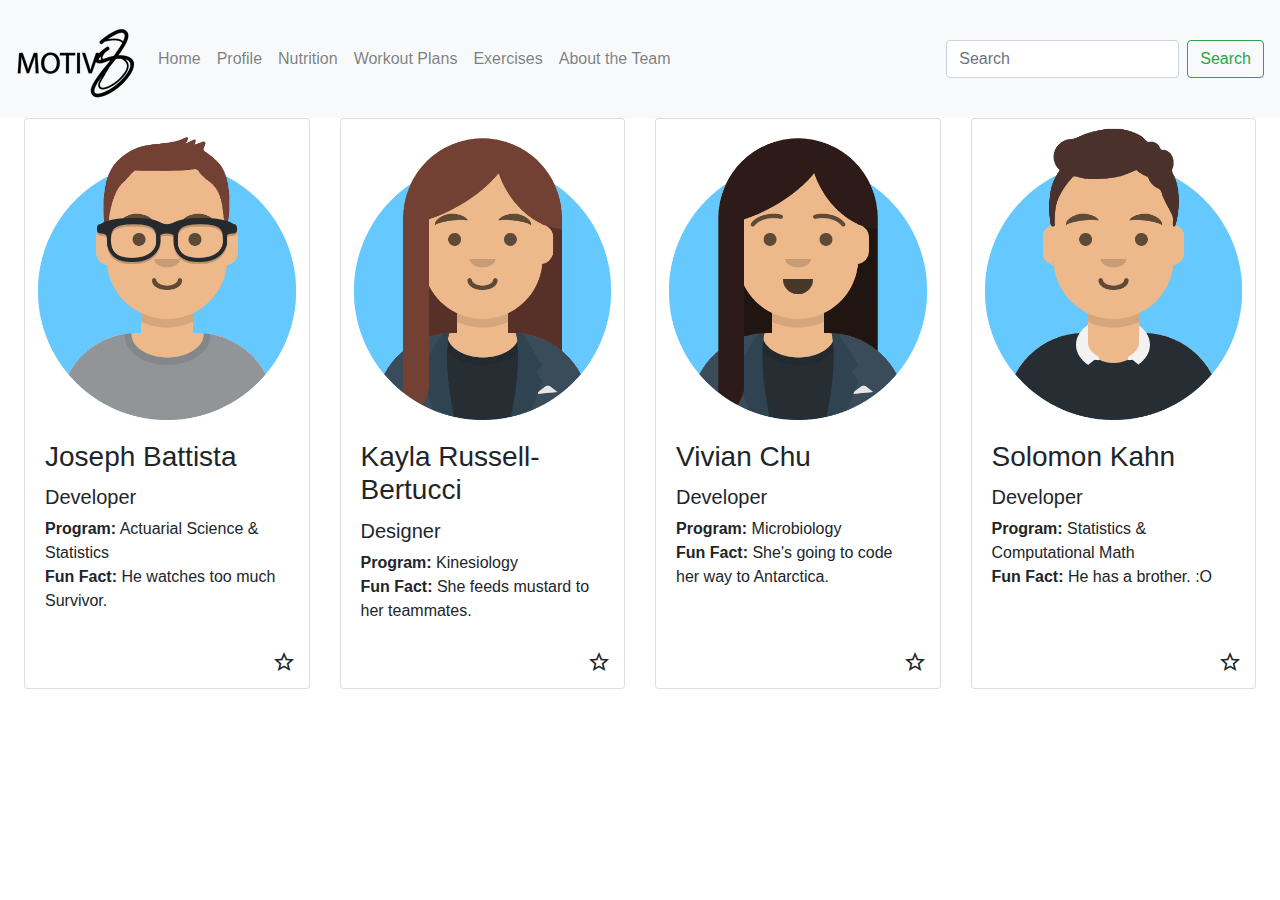
<file: about_team.html>
<!DOCTYPE html>
<html lang="en">

  <head>
    <!-- Required meta tags -->
    <meta charset="utf-8">
    <meta name="viewport" content="width=device-width, initial-scale=1, shrink-to-fit=no">

    <!--Material Icons CSS-->
    <link href="https://fonts.googleapis.com/icon?family=Material+Icons" rel="stylesheet">
    
    <!--Bootstrap CSS-->
    <link rel="stylesheet" href="https://stackpath.bootstrapcdn.com/bootstrap/4.1.3/css/bootstrap.min.css" integrity="sha384-MCw98/SFnGE8fJT3GXwEOngsV7Zt27NXFoaoApmYm81iuXoPkFOJwJ8ERdknLPMO" crossorigin="anonymous">
    <link rel="stylesheet" href="https://stackpath.bootstrapcdn.com/bootstrap/4.4.1/css/bootstrap.min.css"
    integrity="sha384-Vkoo8x4CGsO3+Hhxv8T/Q5PaXtkKtu6ug5TOeNV6gBiFeWPGFN9MuhOf23Q9Ifjh" crossorigin="anonymous">
    
    <!--Custom CSS-->
    <link href="stylesheet" href="stylesheet.css"/>

    <title>About the Team</title>  
</head>

<body>
    <!--NAVIGATION-->
    <nav class="navbar navbar-expand-lg navbar-light bg-light">
  
        <a href="#" class="navbar-left"><img src="img/motiv8_logo.png"></a>
        <a class="navbar-brand" href="#"></a>
        
        <button class="navbar-toggler" type="button" data-toggle="collapse" data-target="#navbarSupportedContent" aria-controls="navbarSupportedContent" aria-expanded="false" aria-label="Toggle navigation">
          <span class="navbar-toggler-icon"></span>
        </button>
      
        <div class="collapse navbar-collapse" id="navbarSupportedContent">
          <ul class="navbar-nav mr-auto">
            <li class="nav-item">
              <a class="nav-link" href="home.html">Home </a>
            </li>
            <li class="nav-item">
              <a class="nav-link" href="profile.html">Profile</a>
            </li>
            <li class="nav-item">
              <a class="nav-link" href="https://www.loblaws.ca/">Nutrition</a>
            </li>
            <li class="nav-item">
              <a class="nav-link" href="workout_plans.html">Workout Plans</a>
            </li>
            <li class="nav-item ">
              <a class="nav-link" href="exercises.html">Exercises</a>
            </li>
            <li class="nav-item action">
              <a class="nav-link" href="about_team.html">About the Team <span class="sr-only">(current)</span></a>
            </li>
          </ul>
          <form class="form-inline my-2 my-lg-0">
            <input class="form-control mr-sm-2" type="search" placeholder="Search" aria-label="Search">
            <button class="btn btn-outline-success my-2 my-sm-0" type="submit">Search</button>
          </form>
        </div>
    </nav>

    <!--MAIN CONTENT-->



    <!--PEOPLE CARDS-->

    <div class="main-content pl-4 pr-4">
      <div class="row row-cols-1 row-cols-md-2 row-cols-lg-4">
        <div class="col mb-3">
          <div class="card h-100">
              <div>
                <img src="img/joe_avatar.png" class="card-img-top" alt="Avatar for Joe" />
              </div>
              <div class="card-body">
                <h3 class="card-title">Joseph Battista</h3>
                <h5>Developer</h5>
                <p class="card-text">
                    <b>Program:</b> Actuarial Science & Statistics
                    <br><b>Fun Fact:</b> He watches too much Survivor.
                </p>
              </div>
              <div class="text-right">
                <button class="btn fave-btn"><i class="material-icons">
                    star_border
                  </i></button>
              </div>
            </div>
          </div>
          <div class="col mb-3">
            <div class="card h-100">
              <div>
                <img src="img/kayla_avatar.png" class="card-img-top" alt="Avatar for Kayla" />
              </div>
              <div class="card-body">
                <h3 class="card-title">Kayla Russell-Bertucci</h3>
                <h5>Designer</h5>
                <p class="card-text">
                    <b>Program:</b> Kinesiology
                    <br><b>Fun Fact:</b> She feeds mustard to her teammates.
                </p>
              </div>
              <div class="text-right">
                <button class="btn fave-btn"><i class="material-icons">
                    star_border
                  </i></button>
              </div>
            </div>
          </div>
          <div class="col mb-3">
            <div class="card h-100">
              <div>
                <img src="img/vivian_avatar.png" class="card-img-top" alt="Avatar for Vivian" />
              </div>
              <div class="card-body">
                <h3 class="card-title">Vivian Chu</h3>
                <h5>Developer</h5>
                <p class="card-text">
                    <b>Program:</b> Microbiology
                    <br><b>Fun Fact:</b> She's going to code her way to Antarctica.
                </p>
              </div>
              <div class="text-right">
                <button class="btn fave-btn"><i class="material-icons">
                    star_border
                  </i></button>
              </div>
            </div>
          </div>
          <div class="col mb-3">
            <div class="card h-100">
              <div>
                <img src="img/solomon_avatar.png" class="card-img-top" alt="Avatar for Solomon" />
              </div>
              <div class="card-body">
                <h3 class="card-title">Solomon Kahn</h3>
                <h5>Developer</h5>
                <p class="card-text">
                    <b>Program:</b> Statistics & Computational Math
                    <br><b>Fun Fact:</b> He has a brother. :O
                </p>
              </div>
              <div class="text-right">
                <button class="btn fave-btn"><i class="material-icons">
                    star_border
                  </i></button>
              </div>
            </div>
          </div>
        </div>

  <!-- Optional JavaScript -->
  <!-- jQuery first, then Popper.js, then Bootstrap JS -->
  <script src="https://code.jquery.com/jquery-3.4.1.slim.min.js"
    integrity="sha384-J6qa4849blE2+poT4WnyKhv5vZF5SrPo0iEjwBvKU7imGFAV0wwj1yYfoRSJoZ+n" crossorigin="anonymous">
  </script>
  <script src="https://cdn.jsdelivr.net/npm/popper.js@1.16.0/dist/umd/popper.min.js"
    integrity="sha384-Q6E9RHvbIyZFJoft+2mJbHaEWldlvI9IOYy5n3zV9zzTtmI3UksdQRVvoxMfooAo" crossorigin="anonymous">
  </script>
  <script src="https://stackpath.bootstrapcdn.com/bootstrap/4.4.1/js/bootstrap.min.js"
    integrity="sha384-wfSDF2E50Y2D1uUdj0O3uMBJnjuUD4Ih7YwaYd1iqfktj0Uod8GCExl3Og8ifwB6" crossorigin="anonymous">
  </script>
  <script src="https://code.jquery.com/jquery-3.3.1.slim.min.js" integrity="sha384-q8i/X+965DzO0rT7abK41JStQIAqVgRVzpbzo5smXKp4YfRvH+8abtTE1Pi6jizo" crossorigin="anonymous"></script>
  <script src="https://stackpath.bootstrapcdn.com/bootstrap/4.1.3/js/bootstrap.min.js" integrity="sha384-ChfqqxuZUCnJSK3+MXmPNIyE6ZbWh2IMqE241rYiqJxyMiZ6OW/JmZQ5stwEULTy" crossorigin="anonymous"></script>

</body>
</html>
</file>
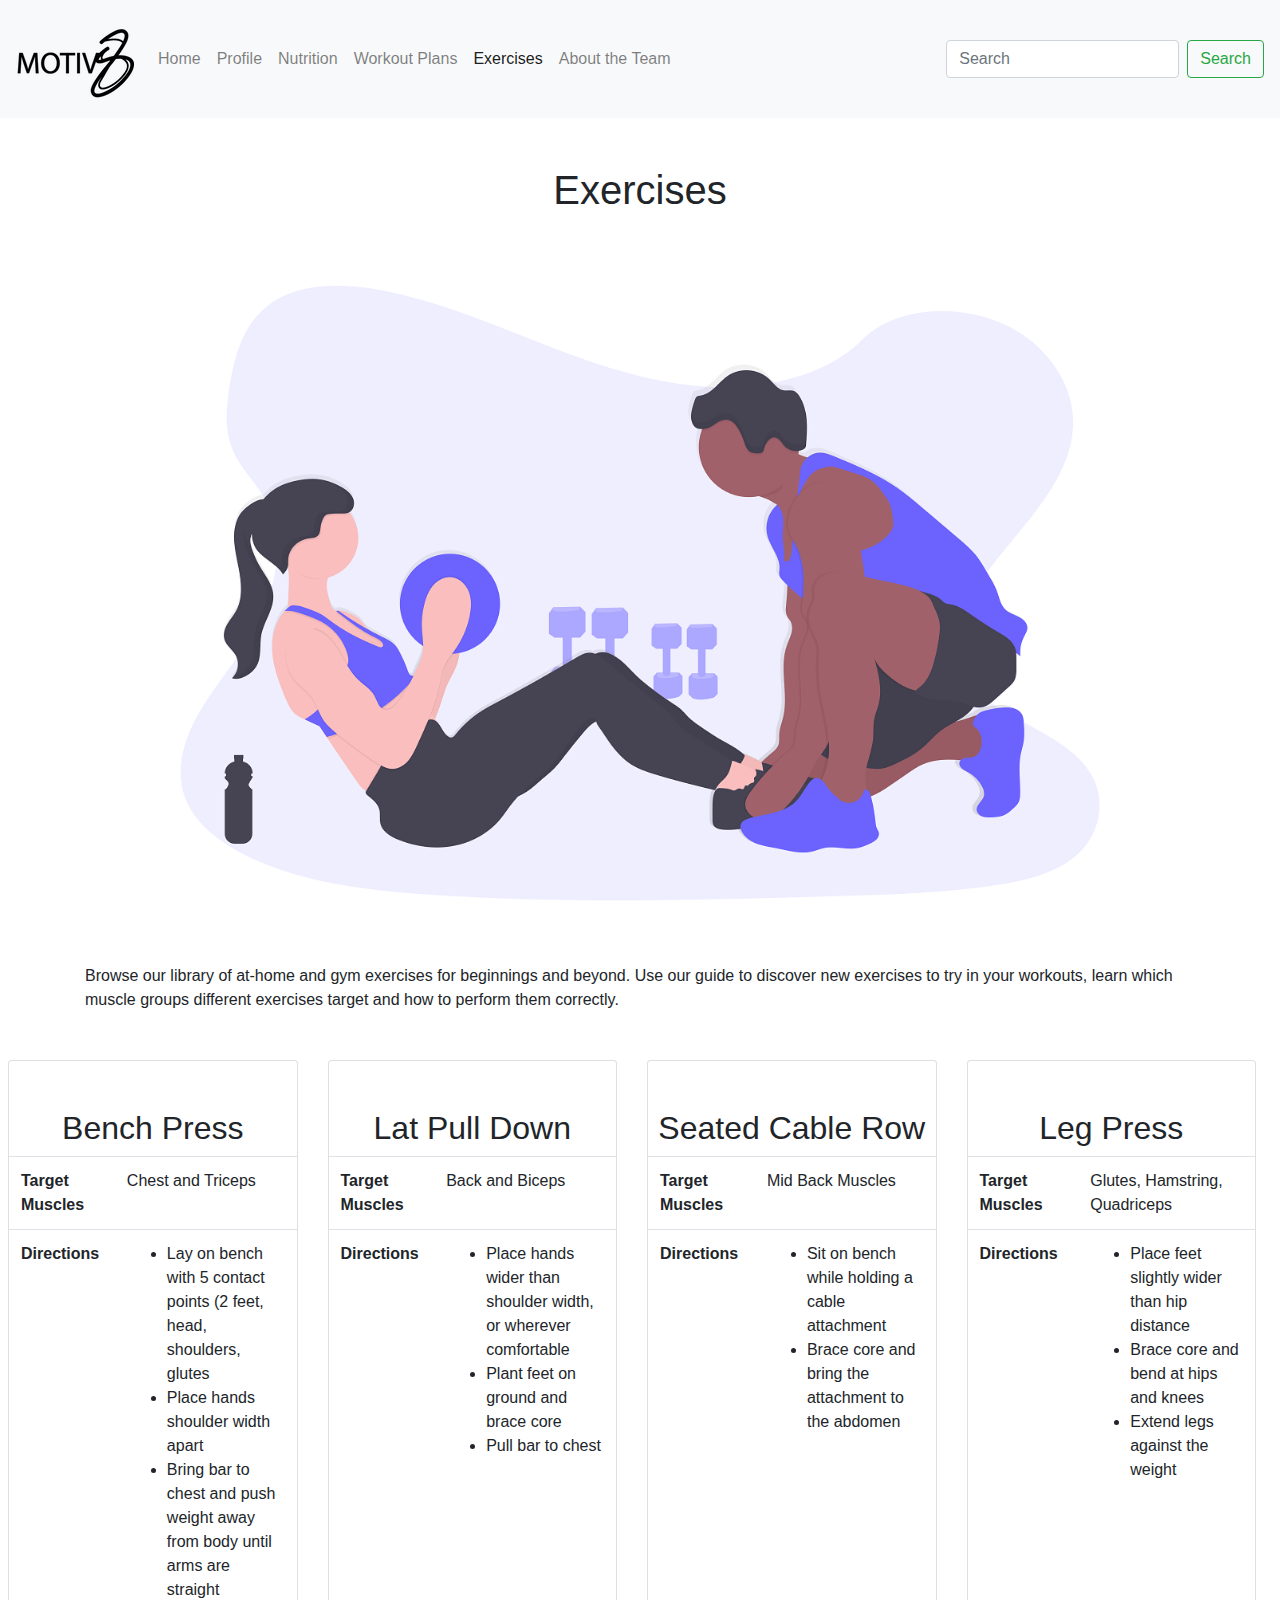
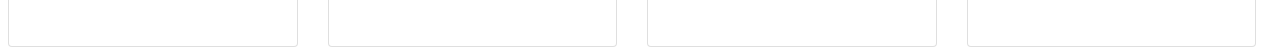
<file: exercises.html>
<!DOCTYPE html>
<html lang="en">
    <head>
        <!-- Required meta tags -->
        <meta charset="utf-8">
        <meta name="viewport" content="width=device-width, initial-scale=1, shrink-to-fit=no">

        <!--Material Icons CSS-->
        <link href="https://fonts.googleapis.com/icon?family=Material+Icons" rel="stylesheet">
        
        <!--Bootstrap CSS-->
        <link rel="stylesheet" href="https://stackpath.bootstrapcdn.com/bootstrap/4.1.3/css/bootstrap.min.css" integrity="sha384-MCw98/SFnGE8fJT3GXwEOngsV7Zt27NXFoaoApmYm81iuXoPkFOJwJ8ERdknLPMO" crossorigin="anonymous">
        <link rel="stylesheet" href="https://stackpath.bootstrapcdn.com/bootstrap/4.4.1/css/bootstrap.min.css"
        integrity="sha384-Vkoo8x4CGsO3+Hhxv8T/Q5PaXtkKtu6ug5TOeNV6gBiFeWPGFN9MuhOf23Q9Ifjh" crossorigin="anonymous">
        
        <!--Custom CSS-->
        <link href="stylesheet" href="stylesheet.css"/>

        <title>About the Team</title>  
    </head>

    <body>
        <!--NAVIGATION-->
        <nav class="navbar navbar-expand-lg navbar-light bg-light">
  
            <a href="#" class="navbar-left"><img src="img/motiv8_logo.png"></a>
            <a class="navbar-brand" href="#"></a>
            
            <button class="navbar-toggler" type="button" data-toggle="collapse" data-target="#navbarSupportedContent" aria-controls="navbarSupportedContent" aria-expanded="false" aria-label="Toggle navigation">
              <span class="navbar-toggler-icon"></span>
            </button>
          
            <div class="collapse navbar-collapse" id="navbarSupportedContent">
              <ul class="navbar-nav mr-auto">
                <li class="nav-item">
                  <a class="nav-link" href="home.html">Home</a>
                </li>
                <li class="nav-item">
                  <a class="nav-link" href="profile.html">Profile</a>
                </li>
                <li class="nav-item">
                  <a class="nav-link" href="https://www.loblaws.ca/">Nutrition</a>
                </li>
                <li class="nav-item">
                  <a class="nav-link" href="workout_plans.html">Workout Plans</a>
                </li>
                <li class="nav-item active">
                  <a class="nav-link" href="exercises.html">Exercises <span class="sr-only">(current)</span></a>
                </li>
                <li class="nav-item ">
                    <a class="nav-link" href="about_team.html">About the Team</a>
                </li>
              </ul>
              <form class="form-inline my-2 my-lg-0">
                <input class="form-control mr-sm-2" type="search" placeholder="Search" aria-label="Search">
                <button class="btn btn-outline-success my-2 my-sm-0" type="submit">Search</button>
              </form>
            </div>
        </nav>

        <!--MAIN CONTENT-->

        <div class="container">
            <div class="header">
                <h1 align="center"><br>Exercises</h1>
                <img src="img/workout_2.png" alt="Exercising" style="float:center;width:100%">
                <div class="centered">
                    Browse our library of at-home and gym exercises for beginnings and beyond.
                    Use our guide to discover new exercises to try in your workouts, learn which
                    muscle groups different exercises target and how to perform them correctly.
                    <br><br><br>
                </div>
            </div>
        </div>
        

        <div class="main-content pl-2 pr-4">
            <div class="row row-cols-1 row-cols-md-1 row-cols-lg-4">

                <!--EXERCISE 1-->
                <div class="col mb-2">
                    <div class="card h-100">
                        <br><br>

                        <div class="panel-body">
                            <div class="panel-heading">
                                <h2 align="center">Bench Press</h2>
                            </div>
                        </div>

                        <!--EXERCISE 1 DESCRIPTION-->
                        <table class="table">
                            <tr>
                                <th>Target Muscles</th>
                                <td>Chest and Triceps</td>
                            </tr>
                            <tr>
                                <th>Directions</th>
                                <td>
                                    <ul>
                                        <li>Lay on bench with 5 contact points (2 feet, head, shoulders, glutes</li>
                                        <li>Place hands shoulder width apart</li>
                                        <li>Bring bar to chest and push weight away from body until arms are straight</li>
                                    </ul>
                                </td>
                            </tr>
                        </table>
                    </div>
                </div>

                <!--EXERCISE 2-->
                <div class="col mb-2">
                    <div class="card h-100">
                        <br><br>

                        <div class="panel-body">
                            <div class="panel-heading">
                                <h2 align="center">Lat Pull Down</h2>
                            </div>
                        </div>

                        <!--EXERCISE 2 DESCRIPTION-->
                        <table class="table">
                            <tr>
                                <th>Target Muscles</th>
                                <td>Back and Biceps</td>
                            </tr>
                            <tr>
                                <th>Directions</th>
                                <td>
                                    <ul>
                                        <li>Place hands wider than shoulder width, or wherever comfortable</li>
                                        <li>Plant feet on ground and brace core</li>
                                        <li>Pull bar to chest</li>
                                    </ul>
                                </td>
                            </tr>
                        </table>
                    </div>
                </div>

                <!--EXERCISE 3-->
                <div class="col mb-2">
                    <div class="card h-100">
                        <br><br>

                        <div class="panel-body">
                            <div class="panel-heading">
                                <h2 align="center">Seated Cable Row</h2>
                            </div>
                        </div>

                        <!--EXERCISE 3 DESCRIPTION-->
                        <table class="table">
                            <tr>
                                <th>Target Muscles</th>
                                <td>Mid Back Muscles</td>
                            </tr>
                            <tr>
                                <th>Directions</th>
                                <td>
                                    <ul>
                                        <li>Sit on bench while holding a cable attachment</li>
                                        <li>Brace core and bring the attachment to the abdomen</li>
                                    </ul>
                                </td>
                            </tr>
                        </table>
                    </div>
                </div>

                <!--EXERCISE 4-->
                <div class="col mb-2">
                    <div class="card h-100">
                        <br><br>

                        <div class="panel-body">
                            <div class="panel-heading">
                                <h2 align="center">Leg Press</h2>
                            </div>
                        </div>

                        <!--EXERCISE 4 DESCRIPTION-->
                        <table class="table">
                            <tr>
                                <th>Target Muscles</th>
                                <td>Glutes, Hamstring, Quadriceps</td>
                            </tr>
                            <tr>
                                <th>Directions</th>
                                <td>
                                    <ul>
                                        <li>Place feet slightly wider than hip distance</li>
                                        <li>Brace core and bend at hips and knees</li>
                                        <li>Extend legs against the weight</li>
                                    </ul>
                                </td>
                            </tr>
                        </table>

                    </div>
                </div>

            </div>
        </div>

    </body>
</html>
</file>
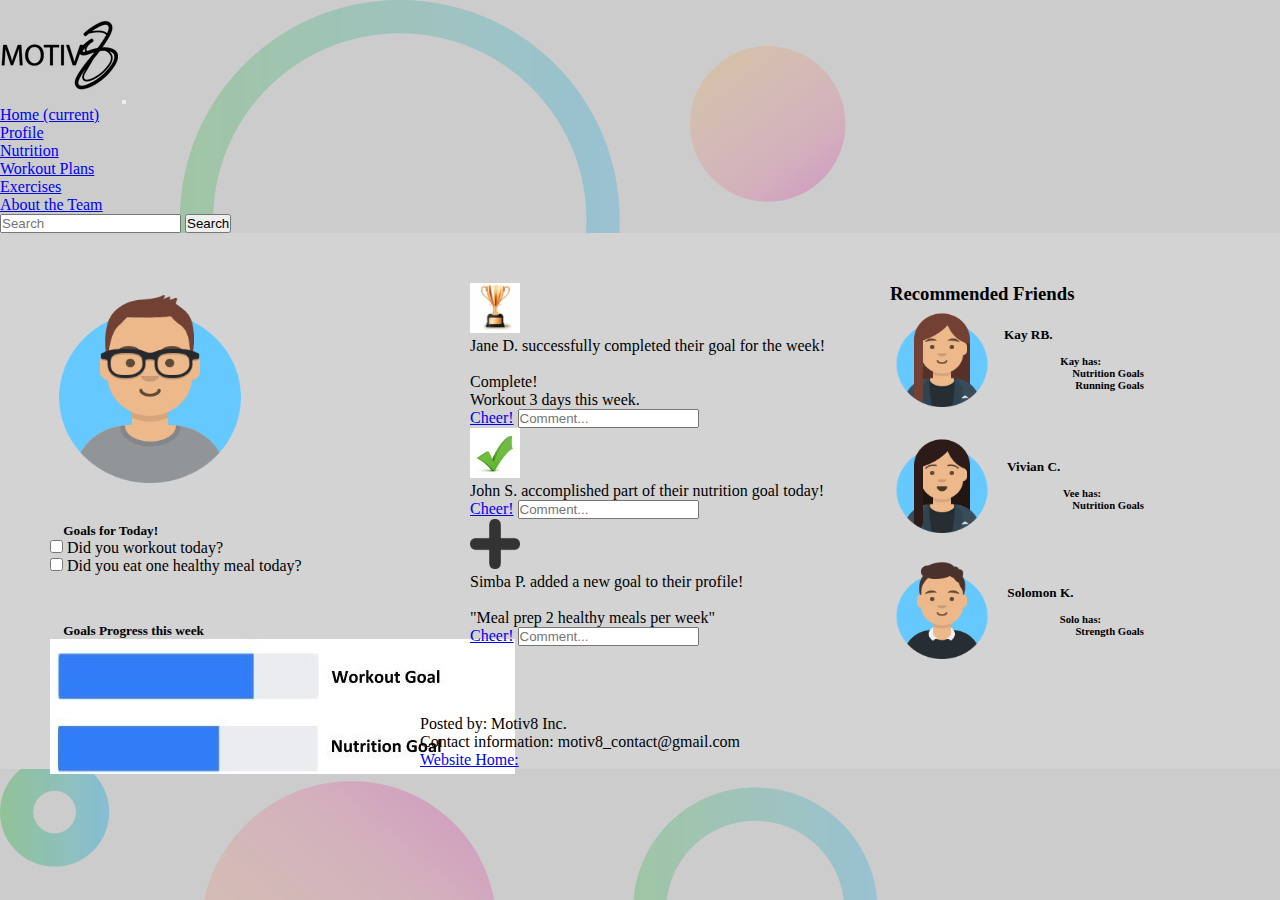
<file: home.html>
<!DOCTYPE html>
<html lang="en">
  <head>
  
    <title>Dashboard</title>
    <meta charset="utf-8">
    <meta name="viewport" content="width=device-width, initial-scale=1">
    <link rel="stylesheet" href="stylesheet.css">
    <link rel="stylesheet" href="https://stackpath.bootstrapcdn.com/bootstrap/4.1.3/css/bootstrap.min.css" integrity="sha384-MCw98/SFnGE8fJT3GXwEOngsV7Zt27NXFoaoApmYm81iuXoPkFOJwJ8ERdknLPMO" crossorigin="anonymous">
  </head>
<body>
	<nav class="navbar navbar-expand-lg navbar-light bg-light">

  
  <a href="#" class="navbar-left"><img src="img/motiv8_logo.png"></a>
  <a class="navbar-brand" href="#"></a>


  <button class="navbar-toggler" type="button" data-toggle="collapse" data-target="#navbarSupportedContent" aria-controls="navbarSupportedContent" aria-expanded="false" aria-label="Toggle navigation">
    <span class="navbar-toggler-icon"></span>
  </button>

  <div class="collapse navbar-collapse" id="navbarSupportedContent">
    <ul class="navbar-nav mr-auto">
      <li class="nav-item active">
        <a class="nav-link" href="home.html">Home <span class="sr-only">(current)</span></a>
      </li>
      <li class="nav-item">
        <a class="nav-link" href="profile.html">Profile</a>
      </li>
      <li class="nav-item ">
        <a class="nav-link" href="https://www.loblaws.ca/">Nutrition</a>
      </li>
      <li class="nav-item ">
        <a class="nav-link" href="workout_plans.html">Workout Plans</a>
      </li>
      <li class="nav-item ">
        <a class="nav-link" href="exercises.html">Exercises</a>
      </li>
      <li class="nav-item ">
        <a class="nav-link" href="about_team.html">About the Team</a>
      </li>
    </ul>
    <form class="form-inline my-2 my-lg-0">
      <input class="form-control mr-sm-2" type="search" placeholder="Search" aria-label="Search">
      <button class="btn btn-outline-success my-2 my-sm-0" type="submit">Search</button>
    </form>
  </div>
</nav>

<div class="row">

  <div class="column">
  	<p>
  	<img src="img/joe_avatar.png" width="200" height="200"><br><br><br>

    <h5>   &nbsp;&nbsp;&nbsp; Goals for Today! </h5>
    
    <form action="/action_page.php" method="get">
    <input type="checkbox" name="Workout" value="Yes"> Did you workout today?<br>
    </form>
    <form action="/action_page.php" method="get">
    <input type="checkbox" name="Workout" value="Yes"> Did you eat one healthy meal today?<br>
    </form>

	<h5><br><br><br> &nbsp;&nbsp;&nbsp; Goals Progress this week </h5>
	<img src="img/progressbar_2.jpeg"><br><br><br>
  	</p>
  </div>

  <div class="column">

  	<div class="card" style="width: 24rem;">
 	 <img src="img/trophy.jpg" width = "50" height = "50" alt="Done">
  	<div class="card-body">
    <p class="card-text">
    	Jane D. successfully completed their goal for the week!
   	 	<br>
   	 	<br>
   	 	Complete!
   	 	<br>
   	 	Workout 3 days this week.</p>
    <a href="#" class="btn btn-primary">Cheer!</a>
    <input class="form-control mr-sm-2" type="comment" placeholder="Comment..." aria-label="Comment...">
  </div>
  </div>

  <div class="card" style="width: 24rem;">
 	 <img src="img/checkmark.jpg" width = "50" height = "50" alt="Progress">
  	<div class="card-body">
    <p class="card-text">
    	John S. accomplished part of their nutrition goal today!
   	 	<br></p>
    <a href="#" class="btn btn-primary">Cheer!</a>
    <input class="form-control mr-sm-2" type="comment" placeholder="Comment..." aria-label="Comment...">
  </div>
  </div>

  <div class="card" style="width: 24rem;">
 	 <img src="img/plus.png" width = "50" height = "50" alt="Done">
  	<div class="card-body">
    <p class="card-text">
    	Simba P. added a new goal to their profile!
   	 	<br>
   	 	<br>
   	 	"Meal prep 2 healthy meals per week"
   	 	<br></p>
    <a href="#" class="btn btn-primary">Cheer!</a>
    <input class="form-control mr-sm-2" type="comment" placeholder="Comment..." aria-label="Comment...">
  </div>
  </div>
  </div>
  <div class="column">
  		<h3> Recommended Friends </h3>
  		<table>
  			<tr>
  				<td>
  					<img src="img/kayla_avatar.png" width = "100" height = "100" alt="Pic">
  				</td>
  				<td align="right" width= 150>
  					<h5 align="left">
  					&nbsp;&nbsp;&nbsp;Kay RB.</h5>
  					<h6>
  					<br>
  					Kay has:&nbsp;&nbsp;&nbsp;&nbsp;&nbsp;
  					 &nbsp;&nbsp;&nbsp;&nbsp;&nbsp;&nbsp;&nbsp;&nbsp;&nbsp;&nbsp;<br>
  					Nutrition Goals<br>
  					Running Goals
  					</h6>
  				</td>
  			</tr>
  		</table>
  		<br>
  		<table>
  			<tr>
  				<td>
  					<img src="img/vivian_avatar.png" width = "100" height = "100" alt="Pic">
  				</td>
  				<td align="right" width= 150>
  					<h5 align="left">&nbsp;&nbsp;&nbsp;
  					Vivian C.</h5>
  					<h6>
  					<br>
  					Vee has:&nbsp;&nbsp;&nbsp;&nbsp;&nbsp;
  					 &nbsp;&nbsp;&nbsp;&nbsp;&nbsp;&nbsp;&nbsp;&nbsp;&nbsp;&nbsp;<br>
  					Nutrition Goals<br>
  					</h6>
  				</td>
  			</tr>
  		</table>
  		<br>
  		<table>
  			<tr>
  				<td>
  					<img src="img/solomon_avatar.png" width = "100" height = "100" alt="Pic">
  				</td>
  				<td align="right" width= 150>
  					<h5 align="left">&nbsp;&nbsp;&nbsp;
  						Solomon K.</h5>
  					<h6>
  					<br>
  					Solo has:&nbsp;&nbsp;&nbsp;&nbsp;&nbsp;
  					 &nbsp;&nbsp;&nbsp;&nbsp;&nbsp;&nbsp;&nbsp;&nbsp;&nbsp;&nbsp;<br>
  					Strength Goals<br>
  					</h6>
  				</td>
  			</tr>
  		</table>
  </div>


  </div>

</div>


<script src="https://code.jquery.com/jquery-3.3.1.slim.min.js" integrity="sha384-q8i/X+965DzO0rT7abK41JStQIAqVgRVzpbzo5smXKp4YfRvH+8abtTE1Pi6jizo" crossorigin="anonymous"></script>
<script src="https://stackpath.bootstrapcdn.com/bootstrap/4.1.3/js/bootstrap.min.js" integrity="sha384-ChfqqxuZUCnJSK3+MXmPNIyE6ZbWh2IMqE241rYiqJxyMiZ6OW/JmZQ5stwEULTy" crossorigin="anonymous"></script>
</body>

<footer>

  <p>Posted by: Motiv8 Inc.</p>
  <p>Contact information: motiv8_contact@gmail.com</p>
  <p><a href="http://www.motiv8.tech">Website Home:</a></p>

</footer>

</html>
</file>
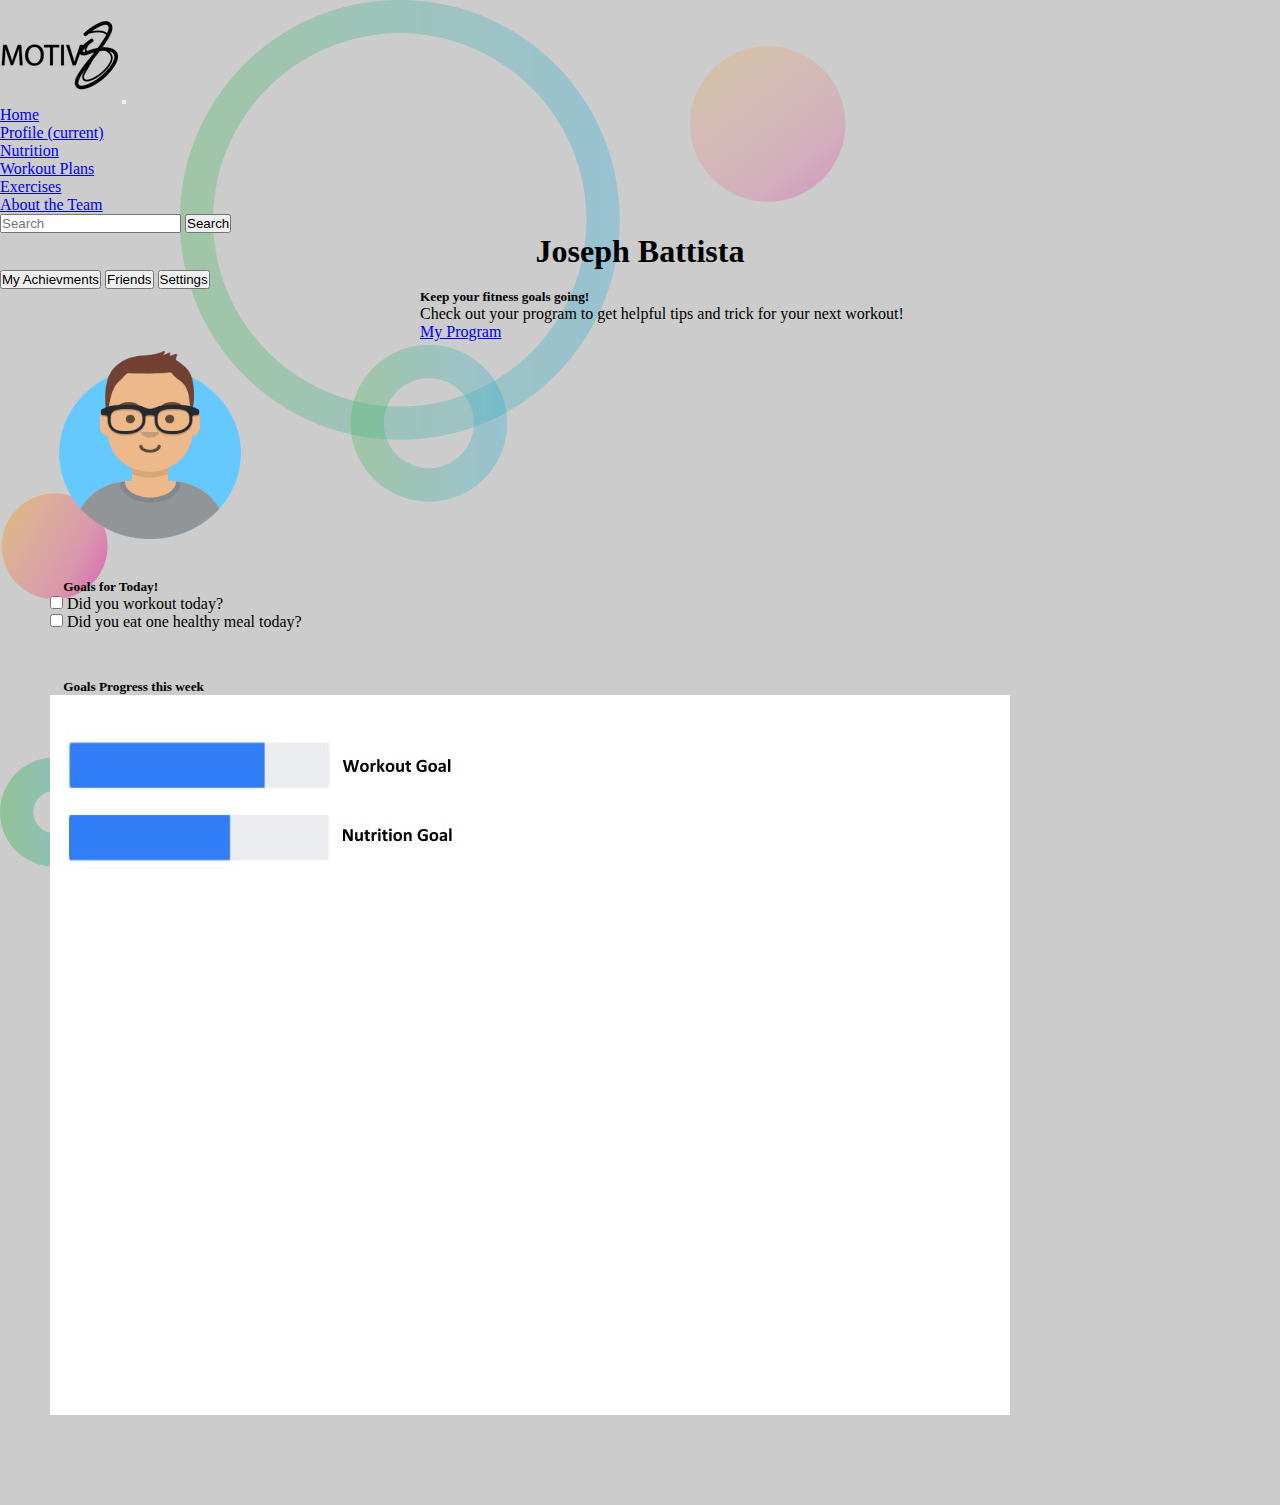
<file: profile.html>
<!DOCTYPE html>
<html lang="en">
  <head>
  
    <title>Dashboard</title>
    <meta charset="utf-8">
    <meta name="viewport" content="width=device-width, initial-scale=1">
    <link rel="stylesheet" href="stylesheet.css">
    <link rel="stylesheet" href="https://stackpath.bootstrapcdn.com/bootstrap/4.1.3/css/bootstrap.min.css" integrity="sha384-MCw98/SFnGE8fJT3GXwEOngsV7Zt27NXFoaoApmYm81iuXoPkFOJwJ8ERdknLPMO" crossorigin="anonymous">
  </head>
<body>
  <nav class="navbar navbar-expand-lg navbar-light bg-light">

  
  <a href="#" class="navbar-left"><img src="img/motiv8_logo.png"></a>
  <a class="navbar-brand" href="#"></a>


  <button class="navbar-toggler" type="button" data-toggle="collapse" data-target="#navbarSupportedContent" aria-controls="navbarSupportedContent" aria-expanded="false" aria-label="Toggle navigation">
    <span class="navbar-toggler-icon"></span>
  </button>

  <div class="collapse navbar-collapse" id="navbarSupportedContent">
    <ul class="navbar-nav mr-auto">
        <li class="nav-item ">
            <a class="nav-link" href="home.html">Home </a>
            </li>
            <li class="nav-item active">
            <a class="nav-link" href="profile.html">Profile <span class="sr-only">(current)</span></a>
            </li>
            <li class="nav-item ">
            <a class="nav-link" href="https://www.loblaws.ca/">Nutrition</a>
            </li>
            <li class="nav-item ">
            <a class="nav-link" href="workout_plans.html">Workout Plans</a>
            </li>
            <li class="nav-item ">
            <a class="nav-link" href="exercises.html">Exercises</a>
            </li>
            <li class="nav-item ">
                <a class="nav-link" href="about_team.html">About the Team</a>
            </li>
    </ul>
    <form class="form-inline my-2 my-lg-0">
      <input class="form-control mr-sm-2" type="search" placeholder="Search" aria-label="Search">
      <button class="btn btn-outline-success my-2 my-sm-0" type="submit">Search</button>
    </form>
  </div>
</nav>


<!-- Name -->

<h1 align="center">Joseph Battista</h1>


<!-- buttons -->


<div class="btn-group">
  <button type="button" class="btn btn-primary">My Achievments</button>
  <button type="button" class="btn btn-primary">Friends</button>
  <button type="button" class="btn btn-primary">Settings</button>
</div>



<!-- profile-->

<div class="row">

  <div class="column">
    <p>
    <img src="img/joe_avatar.png" width="200" height="200"><br><br><br>

    <h5>   &nbsp;&nbsp;&nbsp; Goals for Today! </h5>
    
    <form action="/action_page.php" method="get">
  <input type="checkbox" name="Workout" value="Yes"> Did you workout today?<br>
  </form>
  <form action="/action_page.php" method="get">
  <input type="checkbox" name="Workout" value="Yes"> Did you eat one healthy meal today?<br>
  </form>

  <h5><br><br><br> &nbsp;&nbsp;&nbsp; Goals Progress this week </h5>


<!-- progress bar -->

  <img src="img/progressbar.jpeg"><br><br><br>
    </p>
  </div>



<!-- my workout card -->

  <div class="row">
  <div class="col-sm-6">
    <div class="card">
      <div class="card-body">
        <h5 class="card-title">Keep your fitness goals going!</h5>
        <p class="card-text">Check out your program to get helpful tips and trick for your next workout!</p>
        <a href="#" class="btn btn-primary">My Program</a>
      </div>
    </div>
  </div>

  

  


<script src="https://code.jquery.com/jquery-3.3.1.slim.min.js" integrity="sha384-q8i/X+965DzO0rT7abK41JStQIAqVgRVzpbzo5smXKp4YfRvH+8abtTE1Pi6jizo" crossorigin="anonymous"></script>
<script src="https://stackpath.bootstrapcdn.com/bootstrap/4.1.3/js/bootstrap.min.js" integrity="sha384-ChfqqxuZUCnJSK3+MXmPNIyE6ZbWh2IMqE241rYiqJxyMiZ6OW/JmZQ5stwEULTy" crossorigin="anonymous"></script>
</body>
</html>
</file>
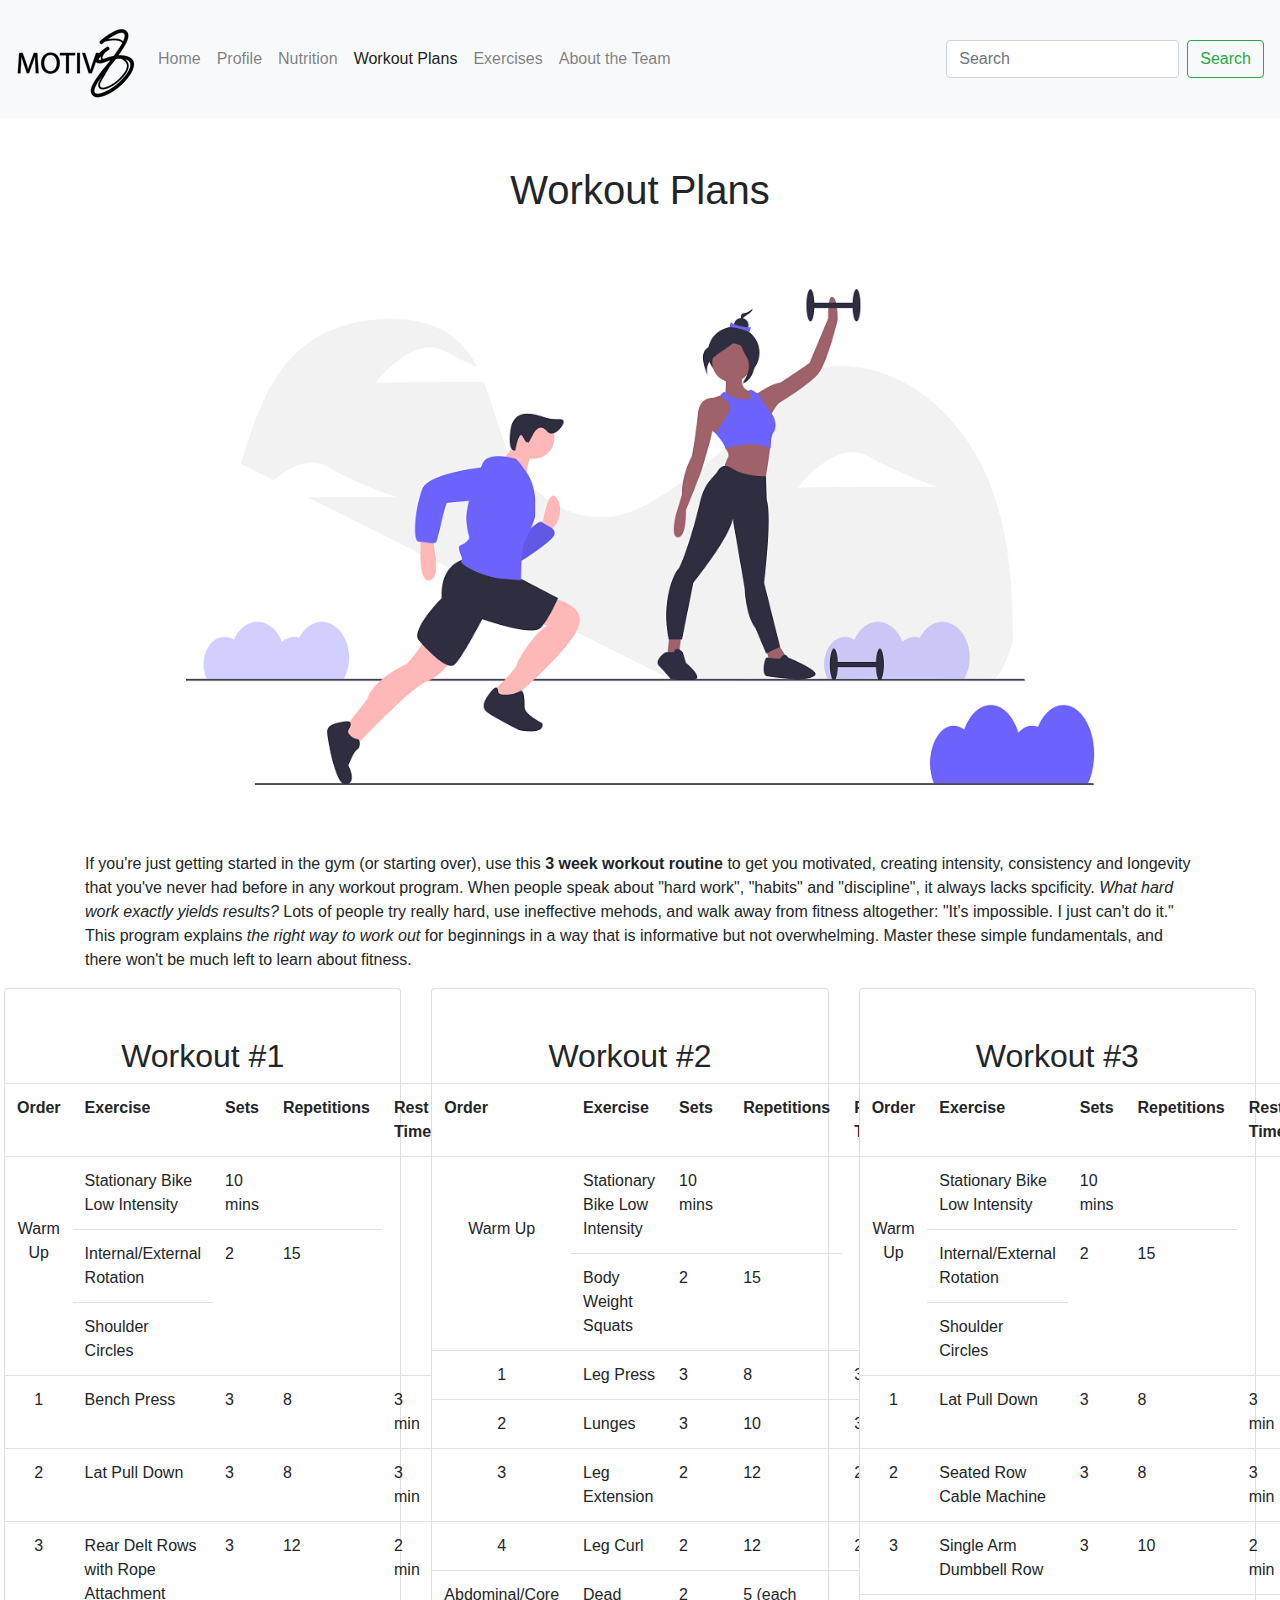
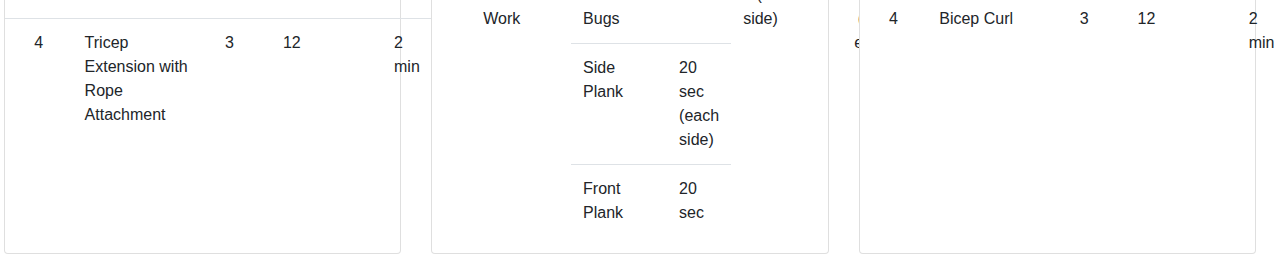
<file: workout_plans.html>
<!DOCTYPE html>
<html lang="en">
    <head>
        <!-- Required meta tags -->
        <meta charset="utf-8">
        <meta name="viewport" content="width=device-width, initial-scale=1, shrink-to-fit=no">

        <!--Material Icons CSS-->
        <link href="https://fonts.googleapis.com/icon?family=Material+Icons" rel="stylesheet">
        
        <!--Bootstrap CSS-->
        <link rel="stylesheet" href="https://stackpath.bootstrapcdn.com/bootstrap/4.1.3/css/bootstrap.min.css" integrity="sha384-MCw98/SFnGE8fJT3GXwEOngsV7Zt27NXFoaoApmYm81iuXoPkFOJwJ8ERdknLPMO" crossorigin="anonymous">
        <link rel="stylesheet" href="https://stackpath.bootstrapcdn.com/bootstrap/4.4.1/css/bootstrap.min.css"
        integrity="sha384-Vkoo8x4CGsO3+Hhxv8T/Q5PaXtkKtu6ug5TOeNV6gBiFeWPGFN9MuhOf23Q9Ifjh" crossorigin="anonymous">
        
        <!--Custom CSS-->
        <link href="stylesheet" href="stylesheet.css"/>

        <title>Workout Plans</title>         
    </head>

    <body>
        <!--NAVIGATION-->
        <nav class="navbar navbar-expand-lg navbar-light bg-light">
  
            <a href="#" class="navbar-left"><img src="img/motiv8_logo.png"></a>
            <a class="navbar-brand" href="#"></a>
            
            <button class="navbar-toggler" type="button" data-toggle="collapse" data-target="#navbarSupportedContent" aria-controls="navbarSupportedContent" aria-expanded="false" aria-label="Toggle navigation">
              <span class="navbar-toggler-icon"></span>
            </button>
          
            <div class="collapse navbar-collapse" id="navbarSupportedContent">
              <ul class="navbar-nav mr-auto">
                <li class="nav-item">
                  <a class="nav-link" href="home.html">Home </a>
                </li>
                <li class="nav-item">
                  <a class="nav-link" href="profile.html">Profile</a>
                </li>
                <li class="nav-item">
                  <a class="nav-link" href="https://www.loblaws.ca/">Nutrition</a>
                </li>
                <li class="nav-item active">
                  <a class="nav-link" href="workout_plans.html">Workout Plans <span class="sr-only">(current)</span></a>
                </li>
                <li class="nav-item ">
                  <a class="nav-link" href="exercises.html">Exercises</a>
                </li>
                <li class="nav-item ">
                    <a class="nav-link" href="about_team.html">About the Team</a>
                  </li>
              </ul>
              <form class="form-inline my-2 my-lg-0">
                <input class="form-control mr-sm-2" type="search" placeholder="Search" aria-label="Search">
                <button class="btn btn-outline-success my-2 my-sm-0" type="submit">Search</button>
              </form>
            </div>
        </nav>

        <!--MAIN CONTENT-->
        <br><br>
        
        <div class="container">
            <h1 align="center">Workout Plans</h1>
            <img src="img/workout_1.png" alt="Man doing the mountain climbing exercise." style="float:center;width:100%">
            <div class="centered"> 
                If you're just getting started in the gym (or starting over), use this <b>3 week workout routine</b>
                to get you motivated, creating intensity, consistency and longevity that you've never had before
                in any workout program. When people speak about "hard work", "habits" and "discipline", it always
                lacks spcificity. <em>What hard work exactly yields results?</em> Lots of people try really hard,
                use ineffective mehods, and walk away from fitness altogether: "It's impossible. I just can't do it."
                <p>
                This program explains <i>the right way to work out</i> for beginnings in a way that is informative
                but not overwhelming. Master these simple fundamentals, and there won't be much left to learn about
                fitness.
            </div>
        </div>

        <div class="main content pl-1 pr-4">
            <div class="row row-cols-2 row-cols-md row-cols-lg-3">

                <!--WORKOUT #1-->
                <div class="col mb-2">
                    <div class="card h-100">
                        <br><br>

                        <div class="panel-body">
                            <div class="panel-heading">
                                <h2 align="center">Workout #1</h2>
                            </div>
                        </div>

                        <!--TABLE; WORKOUT #1-->
                        <table class="table">
                            <tr>
                                <th>Order</th>
                                <th>Exercise</th>
                                <th>Sets</th>
                                <th>Repetitions</th>
                                <th>Rest Time</th>
                                <th>Intensity (%)</th>
                            </tr>
                            <tr>
                                <td rowspan="3" align="center"><br><br>Warm Up</td>
                                <td>Stationary Bike Low Intensity</td>
                                <td>10 mins</td>
                                <td> </td>
                                <td> </td>
                                <td>Cadence 60-70</td>
                            </tr>
                            <tr>
                                <td>Internal/External Rotation</td>
                                <td>2</td>
                                <td>15</td>
                            </tr>
                            <tr>
                                <td>Shoulder Circles</td>
                            </tr>
                            <tr>
                                <td align="center">1</td>
                                <td>Bench Press</td>
                                <td>3</td>
                                <td>8</td>
                                <td>3 min</td>
                                <td>75%</td>
                            </tr>
                            <tr>
                                <td align="center">2</td>
                                <td>Lat Pull Down</td>
                                <td>3</td>
                                <td>8</td>
                                <td>3 min</td>
                                <td>75%</td>
                            </tr>
                            <tr>
                                <td align="center">3</td>
                                <td>Rear Delt Rows with Rope Attachment</td>
                                <td>3</td>
                                <td>12</td>
                                <td>2 min</td>
                                <td>60%</td>
                            </tr>
                            <tr>
                                <td align="center">4</td>
                                <td>Tricep Extension with Rope Attachment</td>
                                <td>3</td>
                                <td>12</td>
                                <td>2 min</td>
                                <td>60%</td>
                            </tr>
                        </table>

                    </div>
                </div>

                <!--WORKOUT #2-->
                <div class="col mb-2">
                    <div class="card h-100">
                        <br><br>

                        <div class="panel-body">
                            <div class="panel-heading">
                                <h2 align="center">Workout #2</h2>
                            </div>
                        </div>

                        <!--TABLE; WORKOUT #2-->
                        <table class="table">
                            <tr>
                                <th>Order</th>
                                <th>Exercise</th>
                                <th>Sets</th>
                                <th>Repetitions</th>
                                <th>Rest Time</th>
                                <th>Intensity (%)</th>
                            </tr>
                            <tr>
                                <td rowspan="2" align="center"><br><br>Warm Up</td>
                                <td>Stationary Bike Low Intensity</td>
                                <td>10 mins</td>
                                <td> </td>
                                <td> </td>
                                <td>Cadence 60-70</td>
                            </tr>
                            <tr>
                                <td>Body Weight Squats</td>
                                <td>2</td>
                                <td>15</td>
                            </tr>
                            <tr>
                                <td align="center">1</td>
                                <td>Leg Press</td>
                                <td>3</td>
                                <td>8</td>
                                <td>3 min</td>
                                <td>75%</td>
                            </tr>
                            <tr>
                                <td align="center">2</td>
                                <td>Lunges</td>
                                <td>3</td>
                                <td>10</td>
                                <td>3 min</td>
                                <td>75%</td>
                            </tr>
                            <tr>
                                <td align="center">3</td>
                                <td>Leg Extension</td>
                                <td>2</td>
                                <td>12</td>
                                <td>2 min</td>
                                <td>60%</td>
                            </tr>
                            <tr>
                                <td align="center">4</td>
                                <td>Leg Curl</td>
                                <td>2</td>
                                <td>12</td>
                                <td>2 min</td>
                                <td>60%</td>
                            </tr>
                            <tr>
                                <td rowspan="3" align="center">Abdominal/Core Work</td>
                                <td>Dead Bugs</td>
                                <td>2</td>
                                <td>5 (each side)</td>
                                <td rowspan="3" align="center">30 sec (between exercises)</td>
                            </tr>
                            <tr>
                                <td>Side Plank</td>
                                <td>20 sec (each side)</td>
                            </tr>
                            <tr>
                                <td>Front Plank</td>
                                <td>20 sec</td>
                            </tr>
                        </table>

                    </div>
                </div>

                <!--WORKOUT #3-->
                <div class="col mb-2">
                    <div class="card h-100">
                        <br><br>

                        <div class="panel-body">
                            <div class="panel-heading">
                                <h2 align="center">Workout #3</h2>
                            </div>
                        </div>

                        <!--TABLE; WORKOUT #3-->
                        <table class="table">
                            <tr>
                                <th>Order</th>
                                <th>Exercise</th>
                                <th>Sets</th>
                                <th>Repetitions</th>
                                <th>Rest Time</th>
                                <th>Intensity (%)</th>
                            </tr>
                            <tr>
                                <td rowspan="3" align="center"><br><br>Warm Up</td>
                                <td>Stationary Bike Low Intensity</td>
                                <td>10 mins</td>
                                <td> </td>
                                <td> </td>
                                <td>Cadence 60-70</td>
                            </tr>
                            <tr>
                                <td>Internal/External Rotation</td>
                                <td>2</td>
                                <td>15</td>
                            </tr>
                            <tr>
                                <td>Shoulder Circles</td>
                            </tr>
                            <tr>
                                <td align="center">1</td>
                                <td>Lat Pull Down</td>
                                <td>3</td>
                                <td>8</td>
                                <td>3 min</td>
                                <td>75%</td>
                            </tr>
                            <tr>
                                <td align="center">2</td>
                                <td>Seated Row Cable Machine</td>
                                <td>3</td>
                                <td>8</td>
                                <td>3 min</td>
                                <td>60%</td>
                            </tr>
                            <tr>
                                <td align="center">3</td>
                                <td>Single Arm Dumbbell Row</td>
                                <td>3</td>
                                <td>10</td>
                                <td>2 min</td>
                                <td>60%</td>
                            </tr>
                            <tr>
                                <td align="center">4</td>
                                <td>Bicep Curl</td>
                                <td>3</td>
                                <td>12</td>
                                <td>2 min</td>
                                <td>60%</td>
                            </tr>
                        </table>
                    </div>
                </div> 
            </div>
        </div>

        <!-- Optional JavaScript -->
        <!-- jQuery first, then Popper.js, then Bootstrap JS -->
        <script src="https://code.jquery.com/jquery-3.4.1.slim.min.js"
        integrity="sha384-J6qa4849blE2+poT4WnyKhv5vZF5SrPo0iEjwBvKU7imGFAV0wwj1yYfoRSJoZ+n" crossorigin="anonymous"></script>
        <script src="https://cdn.jsdelivr.net/npm/popper.js@1.16.0/dist/umd/popper.min.js"
        integrity="sha384-Q6E9RHvbIyZFJoft+2mJbHaEWldlvI9IOYy5n3zV9zzTtmI3UksdQRVvoxMfooAo" crossorigin="anonymous"></script>
        <script src="https://stackpath.bootstrapcdn.com/bootstrap/4.4.1/js/bootstrap.min.js"
        integrity="sha384-wfSDF2E50Y2D1uUdj0O3uMBJnjuUD4Ih7YwaYd1iqfktj0Uod8GCExl3Og8ifwB6" crossorigin="anonymous"></script>
        <script src="https://code.jquery.com/jquery-3.3.1.slim.min.js" integrity="sha384-q8i/X+965DzO0rT7abK41JStQIAqVgRVzpbzo5smXKp4YfRvH+8abtTE1Pi6jizo" crossorigin="anonymous"></script>
        <script src="https://stackpath.bootstrapcdn.com/bootstrap/4.1.3/js/bootstrap.min.js" integrity="sha384-ChfqqxuZUCnJSK3+MXmPNIyE6ZbWh2IMqE241rYiqJxyMiZ6OW/JmZQ5stwEULTy" crossorigin="anonymous"></script>
    </body>
</html>
</file>
<file: stylesheet.css>
*{
    padding: 0;
    margin:0;
}

.header{
    background-image: url(img/workout_4.jpg);
    height:80vh;
    background-size:cover;
    background-position:center;
}

body {
    background-image: url("img/motiv8-background.png");
    background-color: #cccccc;
}

.page-container {
    display: flex;
    height: 100%;
  }

.main-content {
    width: 100%;
    height: 100%;
    overflow: auto;
}  

.badge-development {
    background-color: #EC1B69;
    color: white;
}
  
.badge-design {
    background-color: #3B56A5;
    color: white;
}
  
.badge-business {
    background-color: #82C94B;
    color: white;
}
  
.container{
    position: relative;
    color: white;
}

.centered{
    position: absolute;
    top: 50%;
    left: 50%;
}


footer{
     background-color: lightGray;
}
   
.column{
     float: left;
     width: 25%;
     margin: 50px;
   
}
  
  
.col-sm-6{
      left: 70px;
      top: 100px;
}
  
  
.btn-group{
  
      left: 1100px;
      top: 10px;
}
</file>
